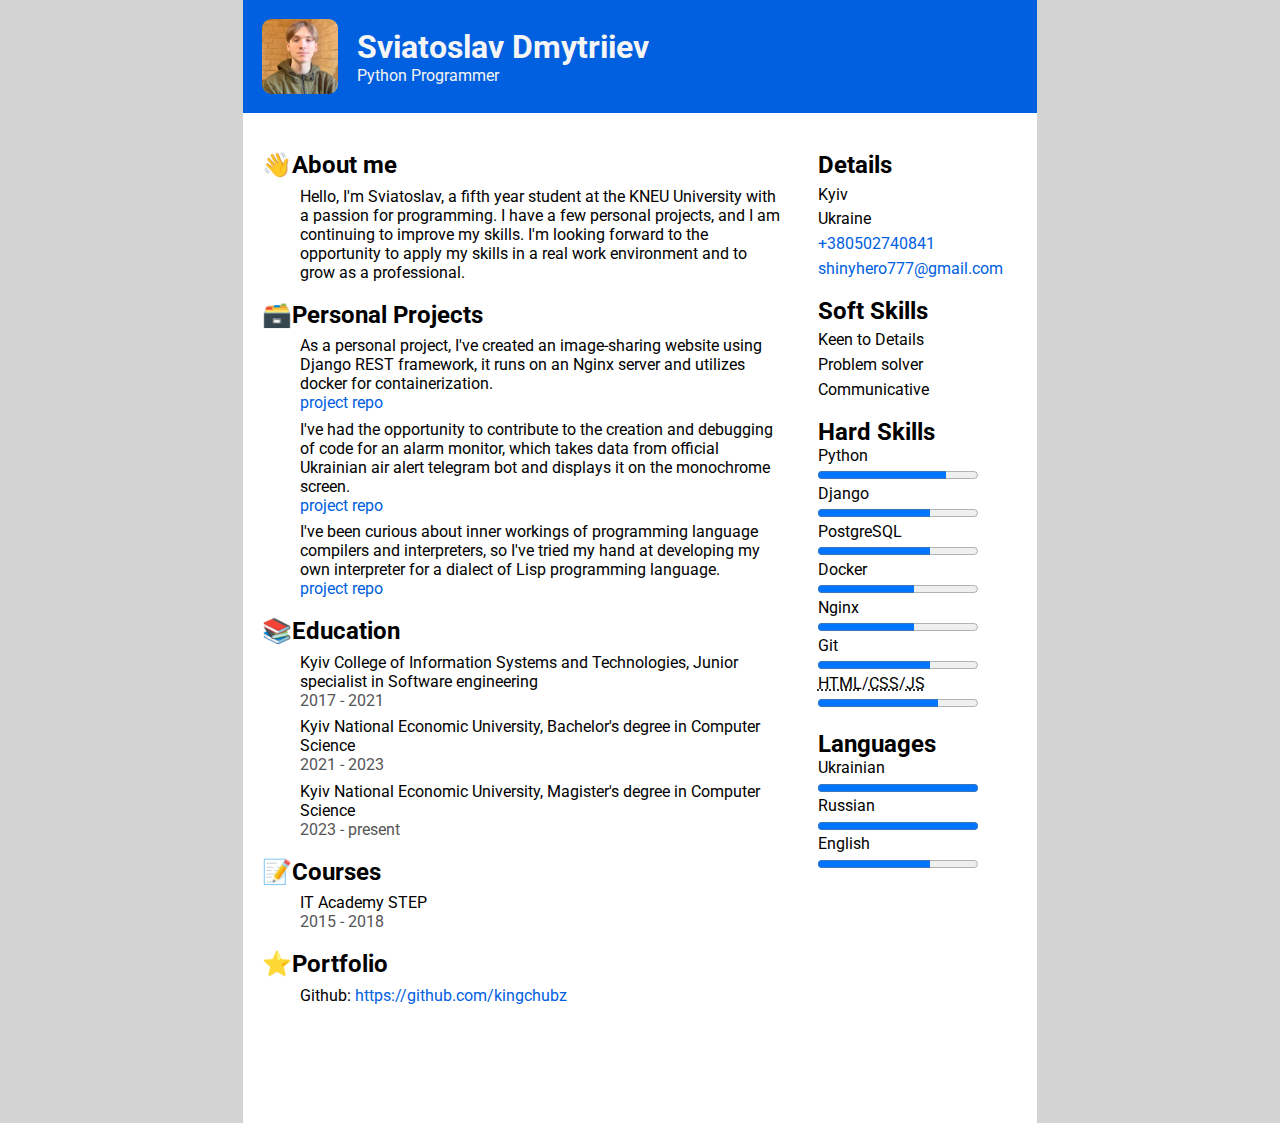
<file: index.html>
<!DOCTYPE html>
<html lang="en">
<head>
    <meta charset="UTF-8">
    <meta name="author" content="Sviatoslav Dmytriiev">
    <meta name="description" content="Hypertext Markup Of My CV">
    <meta name="viewport" content="width=device-width, initial-scale=1.0">
    <title>CV</title>
    <link rel="stylesheet" href="style.css">
</head>
<body size="A4">
    <header>
        <figure>
            <img src="Sviatolav Dmytriiev.jpg" alt="Photo" width="150" height="150">
            <figcaption>
                <h1>Sviatoslav Dmytriiev</h1>
                <p>Python Programmer</p>
            </figcaption>
        </figure>
    </header>
    <main>
        <div class="leftpanel">
            <section>
                <h2><span class="emoji">👋</span>About me</h2>
                <p>Hello, I'm Sviatoslav, a fifth year student at the KNEU University with a passion for programming. I have a few personal projects, and I am continuing to improve my skills. I'm looking forward to the opportunity to apply my skills in a real work environment and to grow as a professional.</p>
            </section>
            <section>
                <h2><span class="emoji">🗃️</span>Personal Projects</h2>
                <dl>
                    <dt>As a personal project, I've created an image-sharing website using Django REST framework, it runs on an Nginx server and utilizes docker for containerization.</dt>
                    <dd><a href="https://github.com/kingchubz/image-share">project repo</a></dd>
                    <dt>I've had the opportunity to contribute to the creation and debugging of code for an alarm monitor, which takes data from official Ukrainian air alert telegram bot and displays it on the monochrome screen.</dt>
                    <dd><a href="https://github.com/dr-mod/air-raid-monitor">project repo</a></dd>
                    <dt>I've been curious about inner workings of programming language compilers and interpreters, so I've tried my hand at developing my own interpreter for a dialect of Lisp programming language.</dt>
                    <dd><a href="https://github.com/kingchubz/Lisp-Like-Calculator">project repo</a></dd>
                </dl>
            </section>
            <section>
                <h2><span class="emoji">📚</span>Education</h2>
                <dl>
                    <dt>Kyiv College of Information Systems and Technologies, Junior specialist in Software engineering</dt>
                    <dd>2017 &#45; 2021</dd>
                    <dt>Kyiv National Economic University, Bachelor's degree in Computer Science</dt>
                    <dd>2021 &#45; 2023</dd>
                    <dt>Kyiv National Economic University, Magister's degree in Computer Science</dt>
                    <dd>2023 &#45; present</dd>
                </dl>
            </section>
            <section>
                <h2><span class="emoji">📝</span>Courses</h2>
                <dl>
                    <dt>IT Academy STEP</dt>
                    <dd>2015 &#45; 2018</dd>
                </dl>
            </section>
            <section>
                <h2><span class="emoji">⭐</span>Portfolio</h2>
                <p>Github: <a href="https://github.com/kingchubz">https://github.com/kingchubz</a></p>
            </section>
        </div>

        <div class="rightpanel">
            <section>
                <h2>Details</h2>
                <ul class="noprogressbarlist">
                    <li>Kyiv</li>
                    <li>Ukraine</li>
                    <li><a href="tel:+380502740841">+380502740841</a></li>
                    <li><a href="mailto:shinyhero777@gmail.com">shinyhero777@gmail.com</a></li>
                </ul>
            </section>

            <section>
                <h2>Soft Skills</h2>
                <ul class="noprogressbarlist">
                    <li>Keen to Details</li>
                    <li>Problem solver</li>
                    <li>Communicative</li>
                </ul>
            </section>

            <section>
                <h2>Hard Skills</h2>
                <ul>
                    <li>
                        Python
                        <progress value="80" max="100"></progress>
                    </li>
                    <li>Django</li>
                    <progress value="70" max="100"></progress>
                    <li>PostgreSQL</li>
                    <progress value="70" max="100"></progress>
                    <li>Docker</li>
                    <progress value="60" max="100"></progress>
                    <li>Nginx</li>
                    <progress value="60" max="100"></progress>
                    <li>Git</li>
                    <progress value="70" max="100"></progress>
                    <li>
                        <abbr title="Hyper Text Markup Language">HTML</abbr>/<abbr title="Cascading Style Sheets">CSS</abbr>/<abbr title="JavaScript">JS</abbr>
                        <progress value="75" max="100"></progress>
                    </li>
                </ul>
            </section>

            <section>
                <h2>Languages</h2>
                <ul>
                    <li>
                        Ukrainian
                        <progress value="100" max="100"></progress>
                    </li>
                    <li>
                        Russian
                        <progress value="100" max="100"></progress>
                    </li>
                    <li>
                        English
                        <progress value="70" max="100"></progress>
                    </li>
                </ul>
            </section>
        </div>
    </main>
</body>
</html>
</file>
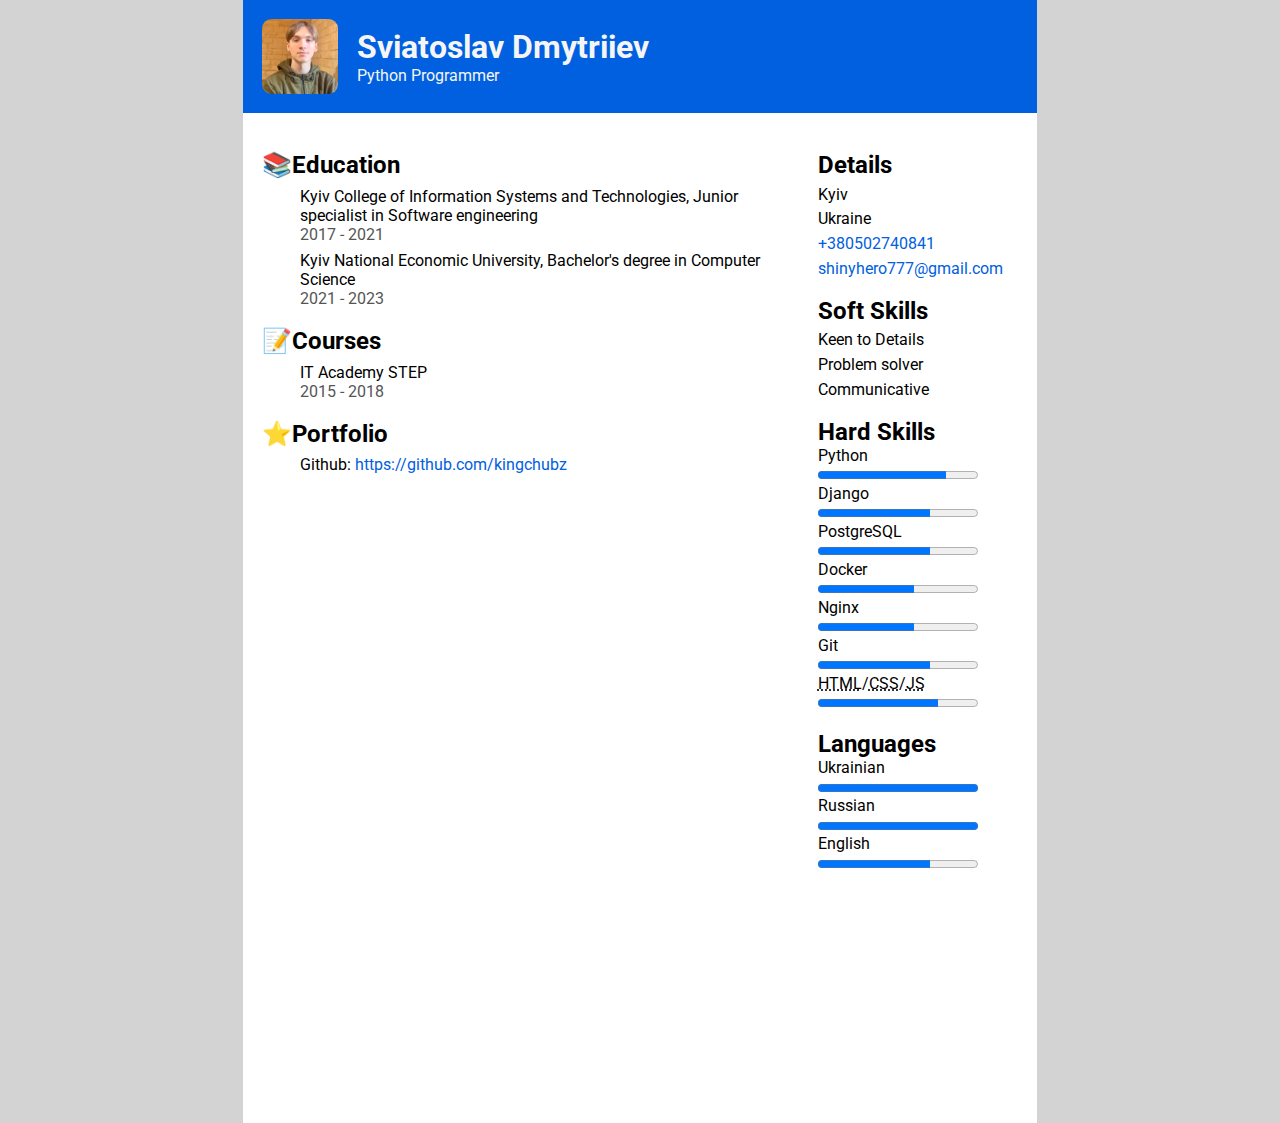
<file: 1.html>
<!DOCTYPE html>
<html lang="en">
<head>
    <meta charset="UTF-8">
    <meta name="author" content="Sviatoslav Dmytriiev">
    <meta name="description" content="Hypertext Markup Of My CV">
    <meta name="viewport" content="width=device-width, initial-scale=1.0">
    <title>CV</title>
    <link rel="stylesheet" href="style.css">
</head>
<body size="A4">
    <header>
        <figure>
            <img src="Sviatolav Dmytriiev.jpg" alt="Photo" width="150" height="150">
            <figcaption>
                <h1>Sviatoslav Dmytriiev</h1>
                <p>Python Programmer</p>
            </figcaption>
        </figure>
    </header>
    <main>
        <div class="leftpanel">
            <section>
                <h2><span class="emoji">📚</span>Education</h2>
                <dl>
                    <dt>Kyiv College of Information Systems and Technologies,   Junior specialist in Software engineering</dt>
                    <dd>2017 &#45; 2021</dd>
                    <dt>Kyiv National Economic University, Bachelor's degree in Computer Science</dt>
                    <dd>2021 &#45; 2023</dd>
                </dl>
            </section>
            <section>
                <h2><span class="emoji">📝</span>Courses</h2>
                <dl>
                    <dt>IT Academy STEP</dt>
                    <dd>2015 &#45; 2018</dd>
                </dl>
            </section>
            <section>
                <h2><span class="emoji">⭐</span>Portfolio</h2>
                <p>Github: <a href="https://github.com/kingchubz">https://github.com/kingchubz</a></p>
            </section>
        </div>

        <div class="rightpanel">
            <section>
                <h2>Details</h2>
                <ul class="noprogressbarlist">
                    <li>Kyiv</li>
                    <li>Ukraine</li>
                    <li><a href="tel:+380502740841">+380502740841</a></li>
                    <li><a href="mailto:shinyhero777@gmail.com">shinyhero777@gmail.com</a></li>
                </ul>
            </section>

            <section>
                <h2>Soft Skills</h2>
                <ul class="noprogressbarlist">
                    <li>Keen to Details</li>
                    <li>Problem solver</li>
                    <li>Communicative</li>
                </ul>
            </section>

            <section>
                <h2>Hard Skills</h2>
                <ul>
                    <li>
                        Python
                        <progress value="80" max="100"></progress>
                    </li>
                    <li>Django</li>
                    <progress value="70" max="100"></progress>
                    <li>PostgreSQL</li>
                    <progress value="70" max="100"></progress>
                    <li>Docker</li>
                    <progress value="60" max="100"></progress>
                    <li>Nginx</li>
                    <progress value="60" max="100"></progress>
                    <li>Git</li>
                    <progress value="70" max="100"></progress>
                    <li>
                        <abbr title="Hyper Text Markup Language">HTML</abbr>/<abbr title="Cascading Style Sheets">CSS</abbr>/<abbr title="JavaScript">JS</abbr>
                        <progress value="75" max="100"></progress>
                    </li>
                </ul>
            </section>

            <section>
                <h2>Languages</h2>
                <ul>
                    <li>
                        Ukrainian
                        <progress value="100" max="100"></progress>
                    </li>
                    <li>
                        Russian
                        <progress value="100" max="100"></progress>
                    </li>
                    <li>
                        English
                        <progress value="70" max="100"></progress>
                    </li>
                </ul>
            </section>
        </div>
    </main>
</body>
</html>
</file>
<file: style.css>
@import url('https://fonts.googleapis.com/css2?family=Roboto&display=swap');

@page {
    size: A4;
    margin: 0mm;
}

/* css reset */
* {
    margin: 0;
    padding: 0;
    box-sizing: border-box;
}

html {
    background-color: lightgray;
}

body {
    background-color: white;

    width: 21cm;
    height: 29.7cm;
    
    margin: 0 auto;

    font-size: 1rem;
    font-family: "Roboto", sans-serif;
}

header {
    background-color: #0060df;
    color: whitesmoke;
    print-color-adjust: exact;
}

header img {
    width: 2cm;
    height: 2cm;
    float: left;
    border-radius: 0.25cm;
    margin-right: 0.5cm;
}

figure {
    padding: 5mm;
    display: flow-root;
}

figcaption {
    display: flex;
    flex-direction: column;
    justify-content: center;
    height: 2cm;
}

main {
    display: flex;
    flex-direction: row;
}

.leftpanel, .rightpanel {
    padding: 5mm;
}

.leftpanel {
    width: 70%;
}

.rightpanel {
    width: 30%;
}

ul {
    list-style-type: none;
    padding: 0;
}

.emoji {
    font-size: 1.5rem;
}

h2 {
    margin-top: 5mm;
}

main p, dt, dd {
    margin-top: 2mm;
    padding-left: 10mm;
}

dd {
    margin-top: 0;
    color: #555;
}

.noprogressbarlist li {
    margin-top: 1.5mm;
}

a {
    text-decoration: none;
    color: #0060df;
}
</file>
